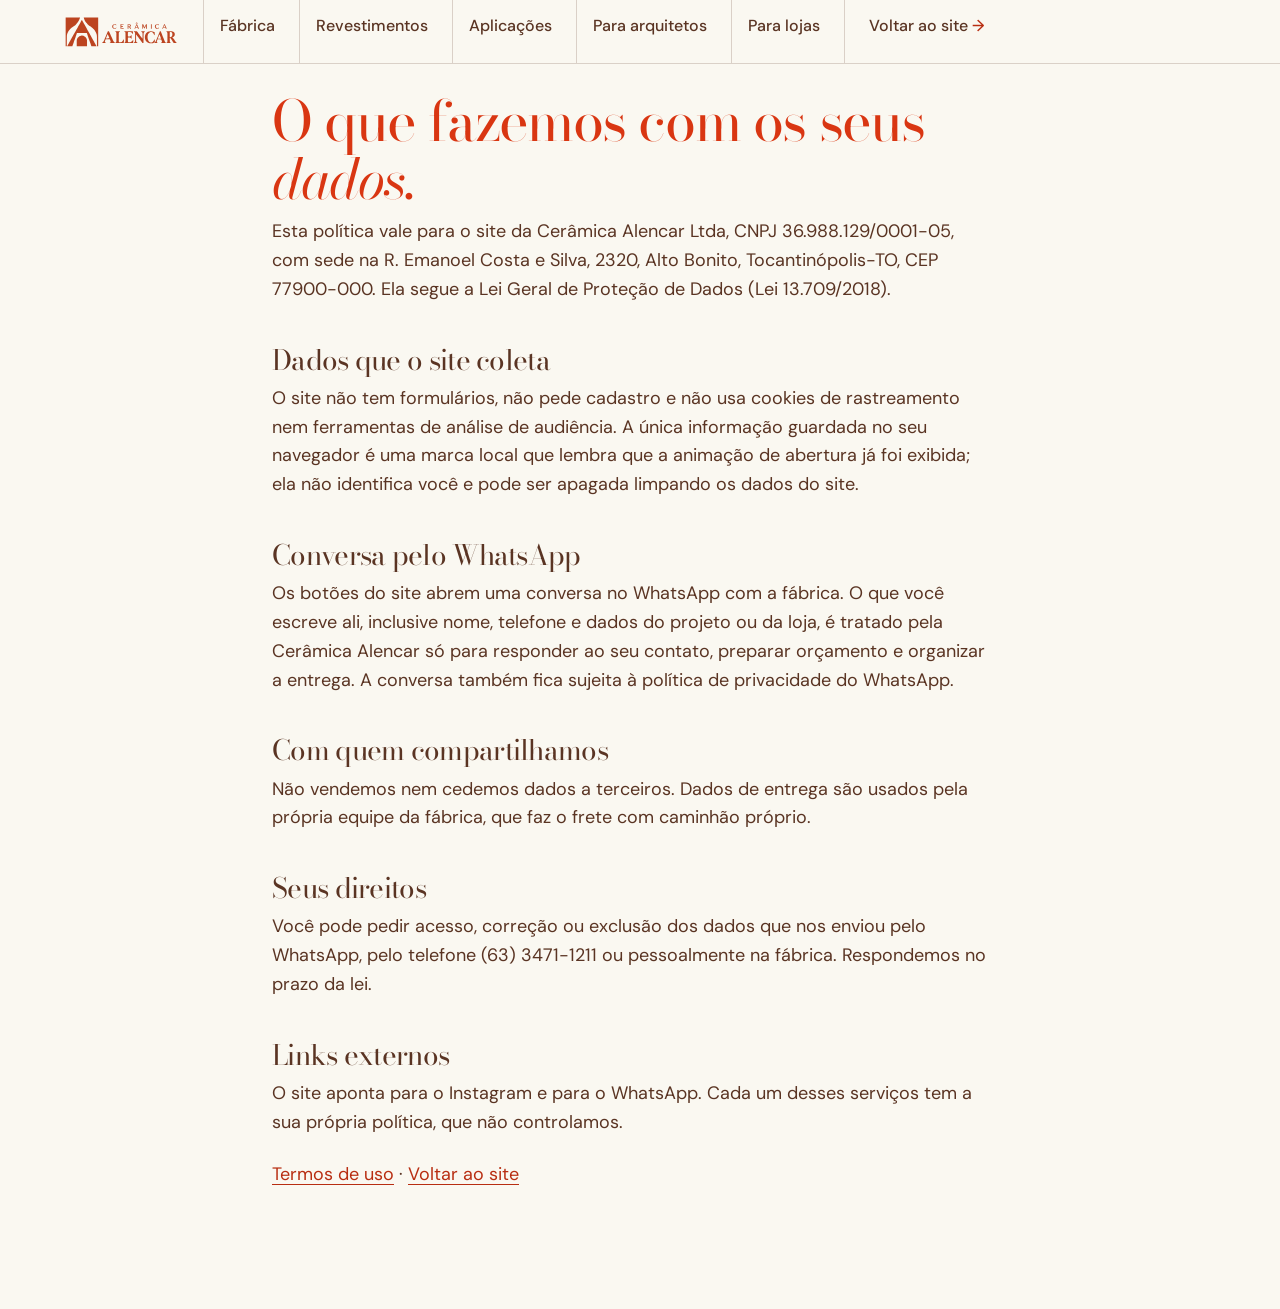
<file: privacidade.html>
<!doctype html>
<html lang="pt-BR">
<head>
  <meta charset="utf-8">
  <meta name="viewport" content="width=device-width, initial-scale=1">
  <title>Política de privacidade · Cerâmicas Alencar</title>
  <meta name="description" content="Como o site da Cerâmicas Alencar trata os dados de quem o visita e de quem fala com a fábrica pelo WhatsApp.">
  <meta name="robots" content="noindex">
  <link rel="icon" href="assets/logo/favicon.svg" type="image/svg+xml">
  <link rel="icon" href="assets/logo/favicon.ico" sizes="48x48">
  <link rel="preconnect" href="https://fonts.googleapis.com">
  <link rel="preconnect" href="https://fonts.gstatic.com" crossorigin>
  <link rel="stylesheet" href="https://fonts.googleapis.com/css2?family=Bodoni+Moda:ital,opsz,wght@0,6..96,400;1,6..96,400&family=DM+Sans:wght@400;500;600&display=swap">
  <link rel="stylesheet" href="styles.css">
  <style>
    .legal-pagina { padding: 48px var(--gutter) 96px; max-width: 72ch; margin: 0 auto; }
    .legal-pagina h1 { font: 400 clamp(36px, 5vw, 56px)/1.05 var(--font-display); color: var(--brand); margin: 0 0 8px; }
    .legal-pagina h1 em { font-style: italic; }
    .legal-pagina h2 { font: 400 28px/1.15 var(--font-display); color: var(--ink); margin: 40px 0 8px; }
    .legal-pagina p, .legal-pagina li { max-width: 60ch; }
    .legal-pagina .rotulo { margin-bottom: 24px; }
    .legal-pagina a { color: var(--action); }
  </style>
</head>
<body>
  <a class="pular" href="#conteudo">Ir para o conteúdo</a>
  <header class="topo" id="topo">
    <div class="grade topo__linha">
      <a class="celula topo__logo" href="index.html" aria-label="Cerâmicas Alencar, início">
        <img src="assets/logo/alencar-horizontal-terracota-transparente.svg" alt="Cerâmica Alencar" width="1200" height="340">
      </a>
      <nav class="topo__nav" aria-label="Principal">
        <a class="celula rotulo" href="index.html#fabrica">Fábrica</a>
        <a class="celula rotulo" href="index.html#revestimentos">Revestimentos</a>
        <a class="celula rotulo" href="index.html#aplicacoes">Aplicações</a>
        <a class="celula rotulo" href="index.html#arquitetos">Para arquitetos</a>
        <a class="celula rotulo" href="index.html#lojas">Para lojas</a>
      </nav>
      <a class="celula topo__cta" href="index.html#contato">Voltar ao site<span class="seta" aria-hidden="true"> →</span></a>
    </div>
  </header>
  <main id="conteudo" class="legal-pagina">
    <p class="rotulo">Política de privacidade · atualizada em 21 de outubro de 2026</p>
    <h1>O que fazemos com os seus <em>dados.</em></h1>
    <p>Esta política vale para o site da Cerâmica Alencar Ltda, CNPJ 36.988.129/0001-05, com sede na R. Emanoel Costa e Silva, 2320, Alto Bonito, Tocantinópolis-TO, CEP 77900-000. Ela segue a Lei Geral de Proteção de Dados (Lei 13.709/2018).</p>
    <h2>Dados que o site coleta</h2>
    <p>O site não tem formulários, não pede cadastro e não usa cookies de rastreamento nem ferramentas de análise de audiência. A única informação guardada no seu navegador é uma marca local que lembra que a animação de abertura já foi exibida; ela não identifica você e pode ser apagada limpando os dados do site.</p>
    <h2>Conversa pelo WhatsApp</h2>
    <p>Os botões do site abrem uma conversa no WhatsApp com a fábrica. O que você escreve ali, inclusive nome, telefone e dados do projeto ou da loja, é tratado pela Cerâmica Alencar só para responder ao seu contato, preparar orçamento e organizar a entrega. A conversa também fica sujeita à política de privacidade do WhatsApp.</p>
    <h2>Com quem compartilhamos</h2>
    <p>Não vendemos nem cedemos dados a terceiros. Dados de entrega são usados pela própria equipe da fábrica, que faz o frete com caminhão próprio.</p>
    <h2>Seus direitos</h2>
    <p>Você pode pedir acesso, correção ou exclusão dos dados que nos enviou pelo WhatsApp, pelo telefone (63) 3471-1211 ou pessoalmente na fábrica. Respondemos no prazo da lei.</p>
    <h2>Links externos</h2>
    <p>O site aponta para o Instagram e para o WhatsApp. Cada um desses serviços tem a sua própria política, que não controlamos.</p>
    <p><a href="termos.html">Termos de uso</a> · <a href="index.html">Voltar ao site</a></p>
  </main>
</body>
</html>
</file>
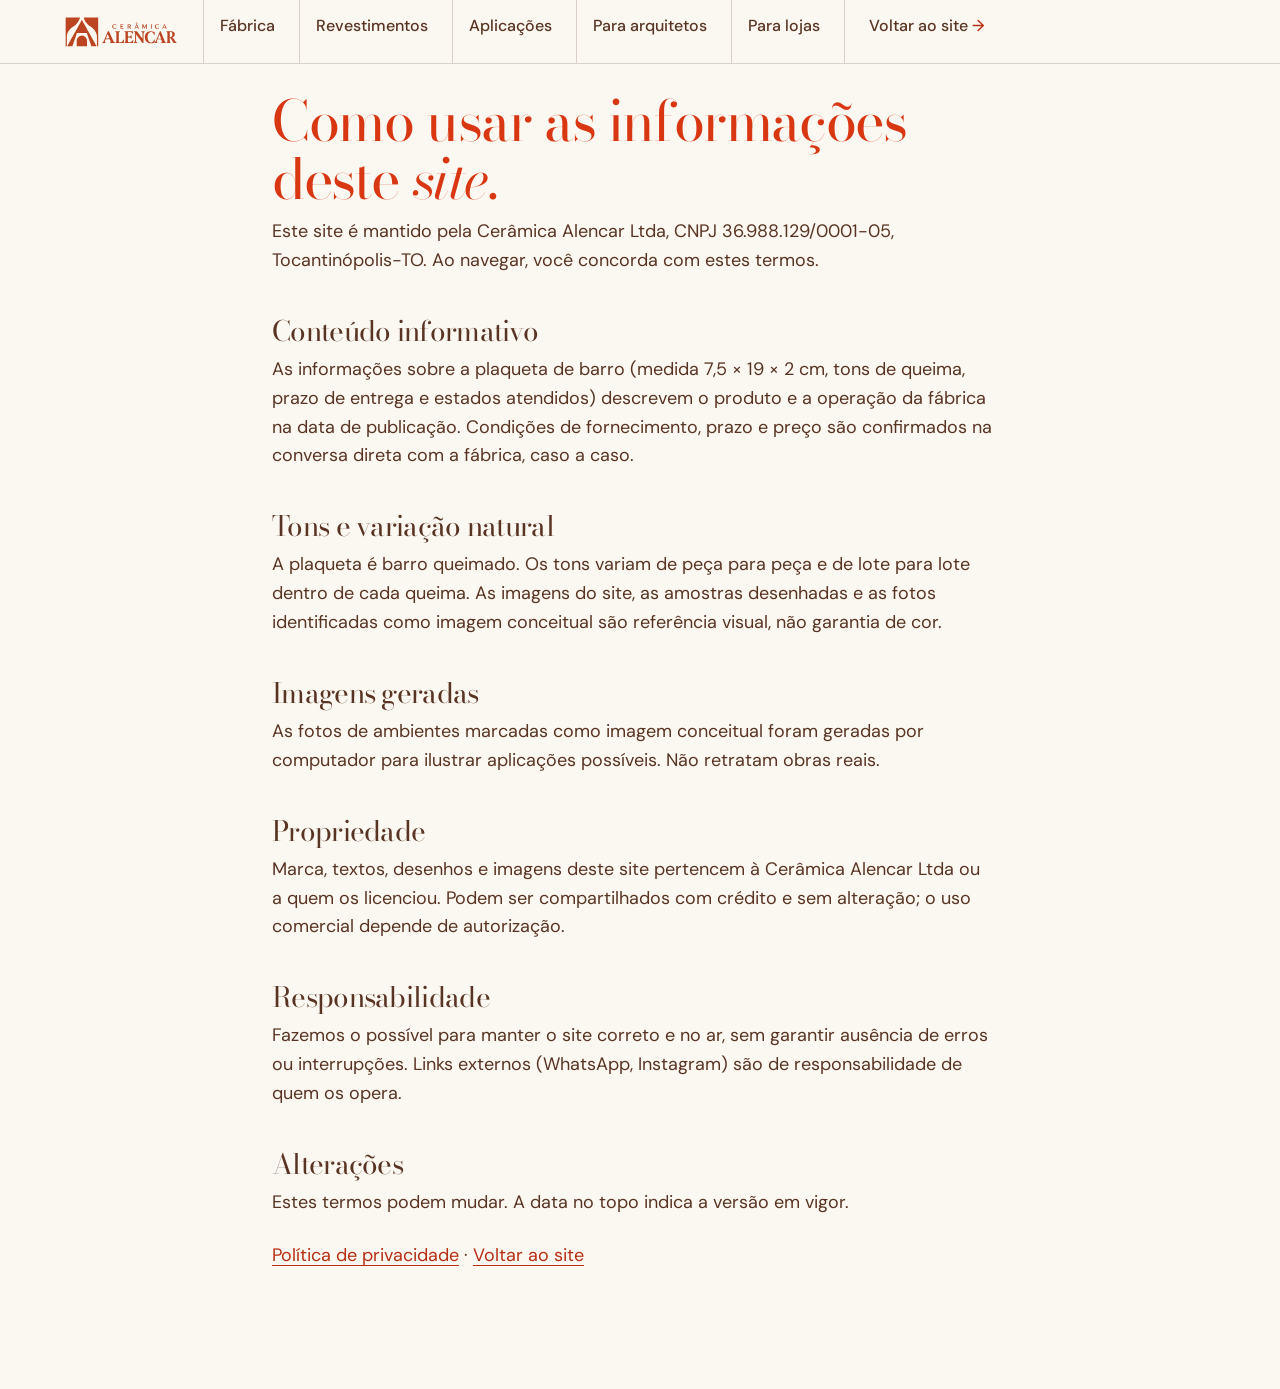
<file: termos.html>
<!doctype html>
<html lang="pt-BR">
<head>
  <meta charset="utf-8">
  <meta name="viewport" content="width=device-width, initial-scale=1">
  <title>Termos de uso · Cerâmicas Alencar</title>
  <meta name="description" content="Condições de uso do site da Cerâmicas Alencar e das informações sobre a plaqueta de barro.">
  <meta name="robots" content="noindex">
  <link rel="icon" href="assets/logo/favicon.svg" type="image/svg+xml">
  <link rel="icon" href="assets/logo/favicon.ico" sizes="48x48">
  <link rel="preconnect" href="https://fonts.googleapis.com">
  <link rel="preconnect" href="https://fonts.gstatic.com" crossorigin>
  <link rel="stylesheet" href="https://fonts.googleapis.com/css2?family=Bodoni+Moda:ital,opsz,wght@0,6..96,400;1,6..96,400&family=DM+Sans:wght@400;500;600&display=swap">
  <link rel="stylesheet" href="styles.css">
  <style>
    .legal-pagina { padding: 48px var(--gutter) 96px; max-width: 72ch; margin: 0 auto; }
    .legal-pagina h1 { font: 400 clamp(36px, 5vw, 56px)/1.05 var(--font-display); color: var(--brand); margin: 0 0 8px; }
    .legal-pagina h1 em { font-style: italic; }
    .legal-pagina h2 { font: 400 28px/1.15 var(--font-display); color: var(--ink); margin: 40px 0 8px; }
    .legal-pagina p, .legal-pagina li { max-width: 60ch; }
    .legal-pagina .rotulo { margin-bottom: 24px; }
    .legal-pagina a { color: var(--action); }
  </style>
</head>
<body>
  <a class="pular" href="#conteudo">Ir para o conteúdo</a>
  <header class="topo" id="topo">
    <div class="grade topo__linha">
      <a class="celula topo__logo" href="index.html" aria-label="Cerâmicas Alencar, início">
        <img src="assets/logo/alencar-horizontal-terracota-transparente.svg" alt="Cerâmica Alencar" width="1200" height="340">
      </a>
      <nav class="topo__nav" aria-label="Principal">
        <a class="celula rotulo" href="index.html#fabrica">Fábrica</a>
        <a class="celula rotulo" href="index.html#revestimentos">Revestimentos</a>
        <a class="celula rotulo" href="index.html#aplicacoes">Aplicações</a>
        <a class="celula rotulo" href="index.html#arquitetos">Para arquitetos</a>
        <a class="celula rotulo" href="index.html#lojas">Para lojas</a>
      </nav>
      <a class="celula topo__cta" href="index.html#contato">Voltar ao site<span class="seta" aria-hidden="true"> →</span></a>
    </div>
  </header>
  <main id="conteudo" class="legal-pagina">
    <p class="rotulo">Termos de uso · atualizados em 21 de outubro de 2026</p>
    <h1>Como usar as informações deste <em>site.</em></h1>
    <p>Este site é mantido pela Cerâmica Alencar Ltda, CNPJ 36.988.129/0001-05, Tocantinópolis-TO. Ao navegar, você concorda com estes termos.</p>
    <h2>Conteúdo informativo</h2>
    <p>As informações sobre a plaqueta de barro (medida 7,5 × 19 × 2 cm, tons de queima, prazo de entrega e estados atendidos) descrevem o produto e a operação da fábrica na data de publicação. Condições de fornecimento, prazo e preço são confirmados na conversa direta com a fábrica, caso a caso.</p>
    <h2>Tons e variação natural</h2>
    <p>A plaqueta é barro queimado. Os tons variam de peça para peça e de lote para lote dentro de cada queima. As imagens do site, as amostras desenhadas e as fotos identificadas como imagem conceitual são referência visual, não garantia de cor.</p>
    <h2>Imagens geradas</h2>
    <p>As fotos de ambientes marcadas como imagem conceitual foram geradas por computador para ilustrar aplicações possíveis. Não retratam obras reais.</p>
    <h2>Propriedade</h2>
    <p>Marca, textos, desenhos e imagens deste site pertencem à Cerâmica Alencar Ltda ou a quem os licenciou. Podem ser compartilhados com crédito e sem alteração; o uso comercial depende de autorização.</p>
    <h2>Responsabilidade</h2>
    <p>Fazemos o possível para manter o site correto e no ar, sem garantir ausência de erros ou interrupções. Links externos (WhatsApp, Instagram) são de responsabilidade de quem os opera.</p>
    <h2>Alterações</h2>
    <p>Estes termos podem mudar. A data no topo indica a versão em vigor.</p>
    <p><a href="privacidade.html">Política de privacidade</a> · <a href="index.html">Voltar ao site</a></p>
  </main>
</body>
</html>
</file>
<file: styles.css>
:root {
  --background: #FAF8F1;
  --surface: #F0E8DA;
  --brand: #D93612;
  --action: #B82E12;
  --ink: #5A3423;
  --clay: #B65E3C;
  --sun: #E7B43D;
  --line: rgba(90, 52, 35, .2);

  --font-display: 'Bodoni Moda', Didot, serif;
  --font-text: 'DM Sans', system-ui, sans-serif;

  --s-1: 8px;
  --s-2: 16px;
  --s-3: 24px;
  --s-4: 32px;
  --s-6: 48px;
  --s-8: 64px;
  --s-12: 96px;
  --s-16: 128px;

  --gutter: 24px;
  --section: 96px; /* respiro entre seções (dono, 2026-10-21): 96 / 144 / 176 */
  --header: 64px;
  --t: 200ms;

  --h1: clamp(42px, 11vw, 48px);
  --h2: clamp(34px, 8vw, 40px);
  --h3: clamp(26px, 6vw, 30px);
}

@media (min-width: 768px) {
  :root { --gutter: 48px; --section: 144px; --h2: clamp(48px, 5vw, 56px); --h3: 28px; }
}
@media (min-width: 960px) {
  :root { --h1: clamp(56px, 5vw, 72px); --h2: clamp(48px, 4.4vw, 64px); --h3: clamp(28px, 2.4vw, 36px); }
}
@media (min-width: 1280px) {
  :root { --gutter: 64px; --section: 176px; }
}

*, *::before, *::after { box-sizing: border-box; }
html { scroll-behavior: smooth; scroll-padding-top: var(--header); }
body {
  margin: 0;
  background: var(--background);
  color: var(--ink);
  font: 400 16px/1.6 var(--font-text); /* corpo: 16 px no celular, 18 px a partir de 1024 (escala do designer) */
  overflow-x: hidden;
}
@media (min-width: 1024px) { body { font-size: 18px; } }
img, svg { display: block; max-width: 100%; }
figure, address { margin: 0; font-style: normal; }
ul { list-style: none; margin: 0; padding: 0; }
p { margin: 0 0 var(--s-3); max-width: 60ch; }
a { color: var(--action); text-underline-offset: 4px; transition: color var(--t); }
:focus-visible{outline:2px solid var(--action);outline-offset:4px}

h1, h2, h3 {
  margin: 0 0 var(--s-3);
  font: 400 var(--h2)/1.05 var(--font-display);
  letter-spacing: -.025em;
  color: var(--brand);
}
h1 { font-size: var(--h1); line-height: 1; }
h3 { font-size: var(--h3); line-height: 1.15; }
h1 em, h2 em, h3 em { font-style: italic; }

.container { max-width: 1280px; margin-inline: auto; padding-inline: var(--gutter); }
.section { position: relative; padding-top: var(--section); }
/* título só para leitores de tela (a seção de parceiros mostra um título por célula) */
.so-leitor { position: absolute; width: 1px; height: 1px; margin: -1px; overflow: hidden; clip-path: inset(50%); white-space: nowrap; }
.lead { font-size: 18px; margin-bottom: var(--s-6); }

.pular {
  position: absolute; left: var(--s-2); top: -100px; z-index: 100;
  padding: var(--s-1) var(--s-2); background: var(--action); color: var(--background);
}
.pular:focus { top: var(--s-2); }

/* botões e links */
.btn {
  display: inline-flex; align-items: center; justify-content: center;
  min-height: 48px; padding: 0 var(--s-3);
  border: 0; border-radius: 2px;
  background: var(--action); color: var(--background);
  font: 600 16px/1 var(--font-text); text-decoration: none; cursor: pointer;
  transition: background-color var(--t), color var(--t);
}
.btn:hover { background: var(--ink); }
.btn--grande { min-height: 64px; padding: 0 var(--s-6); font-size: 18px; }
/* botão de contorno em tinta (secundário): não conta como acento; "Quero revender" em parceiros e o WhatsApp flutuante */
.btn--contorno { background: var(--background); color: var(--ink); box-shadow: inset 0 0 0 1px var(--ink); }
.btn--contorno:hover { background: var(--surface); }
.link { display: inline-flex; align-items: center; min-height: 44px; font: 500 16px/1.2 var(--font-text); }
.acoes { display: flex; flex-wrap: wrap; align-items: center; gap: var(--s-3); }

/* grade de células (peça 1; reutilizável nas próximas peças)
   .grade   linha de células que vai de borda a borda da tela, fechada por um fio de 1 px embaixo
   .celula  célula da grade: fio de 1 px à esquerda (a primeira de cada linha não tem), respiro de 24 px
   .rotulo  rótulo DM Sans 500, 14 px, caixa alta, tracking 0.08em, cor ink; .rotulo--par empurra o 2º <span> para a direita */
.grade { display: grid; border-bottom: 1px solid var(--line); }
.celula { min-width: 0; padding: var(--s-3); border-left: 1px solid var(--line); }
.grade > .celula:first-child { border-left: 0; padding-left: var(--gutter); }
.rotulo {
  margin: 0; max-width: none;
  font: 500 14px/1.4 var(--font-text); letter-spacing: .08em; text-transform: uppercase; color: var(--ink); text-decoration: none;
}
.rotulo--par { display: flex; justify-content: space-between; align-items: baseline; gap: var(--s-2); }

/* cabeçalho fixo: logo | links, um por célula | CTA */
.topo {
  position: fixed; inset: 0 0 auto; z-index: 50;
  background: var(--background);
}
.topo__linha { grid-template-columns: minmax(0, 1fr) auto; height: var(--header); transition: height var(--t); }
.topo.is-compact .topo__linha { height: 64px; }
.topo__logo { display: flex; align-items: center; padding-block: 0; }
.topo__logo img { height: 40px; width: auto; transition: height var(--t); }
.topo.is-compact .topo__logo img { height: 32px; }
.topo__nav { display: none; }
.topo__nav a { display: flex; align-items: flex-start; padding: var(--s-2) var(--s-3) 0 var(--s-2); font-size: 16px; line-height: 1.2; letter-spacing: 0; text-transform: none; } /* nav = 16 px, como o corpo */
.topo__nav a:hover, .topo__nav a:focus-visible { background: var(--surface); }
/* CTA do topo em tinta, texto exato em caixa de frase; só a seta leva o acento (o marcador da dobra; o fundo vermelho é só do botão).
   Some abaixo de 768 px: o botão do hero vem logo abaixo e o WhatsApp flutuante cobre o resto. */
.topo__cta { display: none; padding: var(--s-2) var(--s-3); font: 500 16px/1.2 var(--font-text); color: var(--ink); text-decoration: none; }
.topo__cta .seta { white-space: pre; color: var(--action); }
.topo__cta:hover { background: var(--surface); }
@media (min-width: 768px) {
  .topo__linha { grid-template-columns: minmax(0, 1fr) auto; }
  .topo__cta { display: flex; align-items: flex-start; }
}
@media (min-width: 1200px) {
  .topo__linha { grid-template-columns: minmax(0, 1fr) auto var(--col-acao); }
  .topo__nav { display: grid; grid-auto-flow: column; }
}
main { padding-top: var(--header); }

/* hero: moldura da casa sozinha em cima; título | texto | CTA embaixo; faixa de rótulos numerados */
.hero { padding-top: 0; }
.hero__grade { grid-template-columns: minmax(0, 1fr); }
.hero__moldura { position: relative; display: flex; flex-direction: column; align-items: center; justify-content: center; padding: var(--s-8) var(--s-3) var(--s-4); border-bottom: 1px solid var(--line); }
.hero__legenda { position: absolute; top: var(--s-4); left: var(--gutter); right: var(--gutter); } /* abaixo das marcas "+" */
.hero__casa { aspect-ratio: 900 / 325; width: 100%; }
/* marcas "+" nos quatro cantos da moldura da figura, em tinta, 16 px para dentro */
.hero__moldura {
  --mais: linear-gradient(var(--ink), var(--ink));
  background:
    var(--mais) left 11px top 16px / 11px 1px no-repeat, var(--mais) left 16px top 11px / 1px 11px no-repeat,
    var(--mais) right 11px top 16px / 11px 1px no-repeat, var(--mais) right 16px top 11px / 1px 11px no-repeat,
    var(--mais) left 11px bottom 16px / 11px 1px no-repeat, var(--mais) left 16px bottom 11px / 1px 11px no-repeat,
    var(--mais) right 11px bottom 16px / 11px 1px no-repeat, var(--mais) right 16px bottom 11px / 1px 11px no-repeat;
}
.hero__titulo, .hero__produto, .hero__acao { border-left: 0; padding-left: var(--gutter); }
.hero__titulo h1 { margin: 0; max-width: 9.5em; font-size: var(--h1); line-height: 1.04; }
.hero__copy { margin: 0; max-width: 300px; text-wrap: pretty; }
.hero__produto, .hero__acao { border-top: 1px solid var(--line); }
/* três tons lado a lado: retângulos na proporção 7:24 da plaqueta, cores das plaquetas da casa */
.tons-mini { display: grid; grid-template-columns: repeat(3, minmax(0, 112px)); gap: var(--s-1); margin: 12px 0 var(--s-2); }
.tons-mini li { display: grid; align-content: start; gap: var(--s-1); }
/* cada tom é um pedaço de parede: duas fiadas de plaqueta 24:7 em amarração corrida, juntas de 1 px na cor do fundo */
.tom-mini {
  --j: var(--background);
  display: block; width: 100%; aspect-ratio: 24 / 7; background-color: var(--tom);
  background-image:
    linear-gradient(var(--j), var(--j)), linear-gradient(var(--j), var(--j)),
    linear-gradient(var(--j), var(--j)), linear-gradient(var(--j), var(--j));
  background-repeat: no-repeat;
  background-size: 100% 1px, 1px 50%, 1px 50%, 1px 50%;
  background-position: 0 50%, 50% 0, 25% 100%, 75% 100%;
}
.tom-mini--lisa { --tom: var(--clay); }
.tom-mini--queimada { --tom: #8E4529; }
.tom-mini--rustica { --tom: #C9896A; }
.hero__acao { padding-bottom: var(--s-4); }
@media (min-width: 768px) {
  .hero__grade { grid-template-columns: minmax(0, 1fr) minmax(0, 1fr); }
  .hero__moldura, .hero__titulo { grid-column: 1 / -1; }
  .hero__acao { border-left: 1px solid var(--line); padding-left: var(--s-3); }
  .hero__casa { width: min(100%, calc((100svh - var(--header) - 320px) * 900 / 325)); }
}
@media (min-width: 1200px) {
  :root { --col-acao: 436px; --banda: 228px; --faixa: 47px; } /* banda com corpo de 18 px */
  /* a dobra inteira (900 px em 1440): cabeçalho 64 + moldura ≥ 585 (65 %) + banda do título 205 + faixa 46 */
  .hero__grade { grid-template-columns: minmax(0, 1fr) 348px var(--col-acao); grid-template-rows: minmax(0, 1fr) var(--banda); height: calc(100svh - var(--header) - var(--faixa)); min-height: 640px; }
  .hero__moldura { padding-block: var(--s-2); }
  .hero__legenda { top: var(--s-2); }
  .hero__titulo { grid-column: auto; padding-block: var(--s-3); padding-right: var(--s-2); }
  .tons-mini { margin-top: var(--s-1); }
  .hero__titulo h1 { max-width: none; }
  .hero__produto, .hero__acao { border-top: 0; border-left: 1px solid var(--line); padding: var(--s-2) var(--s-3); }
  .hero__acao { padding-block: 12px; } /* só o botão na banda de 205 px */
  /* a casa centra na moldura com folga igual em cima e embaixo; a largura manda (desenho ≈ 2,9 : 1) */
  .hero__casa { width: min(90%, calc((100svh - var(--header) - var(--faixa) - var(--banda) - 2 * var(--s-8)) * 900 / 325)); }
}
#casa svg { width: 100%; height: auto; }
/* vidro em neutro quente (só a plaqueta tem cor) */
/* placa de chão na mesma projeção: areia (família --surface), silhueta em tinta; sombra em tinta a 4 % com hachura por cima */
#casa .mat-chao { --anatomy-top: #F0E8DA; --anatomy-face: #E8DECC; --anatomy-shade-0: #E4DAC8; --anatomy-shade-1: #E8DECC; --anatomy-shade-2: #EBE2D2; --anatomy-shade-3: #EDE4D4; }
#casa .sombra { fill: var(--ink); fill-opacity: .04; stroke: none; }
/* desenho técnico em três pesos de linha: silhueta 2 px, arestas das peças 1 px, fiadas e juntas 0,5 px */
#casa .iso-edge { stroke: rgba(90, 52, 35, .75); stroke-width: 1px; }
#casa :is(.fileira, [data-parte="jardim"]) :is(.iso-edge, .iso-line[data-tone="faint"]) { stroke: rgba(90, 52, 35, .45); stroke-width: .5px; }
#casa :is(.silhueta, [data-parte="cobertura"] > .mat-cobertura > .iso-edge) { stroke: #5A3423; stroke-width: 2px; }
/* hachura de sombra a 45°: chão e vidro a 35 %, face curta de plaqueta a 45 %, testeira a 25 % */
#casa .hachura { stroke: rgba(90, 52, 35, .35); stroke-width: .5px; }
#casa .fileira ~ .estrutura .hachura { stroke: rgba(90, 52, 35, .45); }
#casa .estrutura .hachura.hachura--leve { stroke: rgba(90, 52, 35, .25); }
#casa .vidro .hachura { stroke: rgba(90, 52, 35, .35); }
/* vidro em dois tons: o alto de cada folha mais claro (céu), sem traço de reflexo */
#casa .vidro-alto { fill: #FBF6EC; fill-opacity: .45; stroke: none; }
/* tom de queima por plaqueta (sorteio sem correlação): base, um pouco mais claro, um pouco mais escuro */
#casa .tom-0 { fill: #B65E3C; } #casa .tom-1 { fill: #BF6A47; } #casa .tom-2 { fill: #A85538; }
/* sombras projetadas na fachada: caixilhos, vergas e peitoris a 14 %; o beiral desce como véu de 16 % com hachura a 50 % (sobre o barro escuro, 35 % some) */
#casa .sombra-face { fill: var(--ink); fill-opacity: .14; stroke: none; }
#casa .sombra-beiral { fill: var(--ink); fill-opacity: .16; stroke: none; }
#casa .estrutura .hachura.hachura--beiral { stroke: rgba(90, 52, 35, .5); }
#casa .mat-vidro { --anatomy-top: #F3ECDF; --anatomy-shade-0: #DDD2C0; --anatomy-shade-1: #E4DAC8; --anatomy-shade-2: #EDE4D4; --anatomy-shade-3: #F0E8DA; --anatomy-face: #EDE4D4; opacity: .7; }
/* até a construção começar, as partes da casa ficam ocultas (o JS revela uma a uma) */
#casa:not(.is-ready) :is(.fileira, .movel, .estrutura, .vidro, #plaqueta-solta) { opacity: 0; }
.faixa { grid-template-columns: repeat(2, minmax(0, 1fr)); }
.faixa > .celula { display: flex; gap: 12px; padding-block: 13px; }
.faixa > .celula:nth-child(odd) { border-left: 0; padding-left: var(--gutter); }
.faixa > .celula:nth-child(n+3) { border-top: 1px solid var(--line); }
@media (min-width: 1200px) {
  .faixa { grid-template-columns: repeat(5, minmax(0, 1fr)) max-content; }
  .faixa > .celula:nth-child(odd) { border-left: 1px solid var(--line); padding-left: var(--s-3); }
  .faixa > .celula:first-child { border-left: 0; padding-left: var(--gutter); }
  .faixa > .celula:nth-child(n+3) { border-top: 0; }
}

/* placeholders de imagem */
.ph {
  display: flex; align-items: center; justify-content: center;
  width: 100%; aspect-ratio: 4 / 3; padding: var(--s-2);
  background: var(--surface); color: var(--ink);
  font: 500 14px/1.4 var(--font-text); letter-spacing: .08em; text-transform: uppercase; text-align: center;
}
.foto img, .foto video { display: block; width: 100%; height: auto; aspect-ratio: 4 / 3; object-fit: cover; }
figcaption, .ficha { margin-top: var(--s-1); font: 400 14px/1.5 var(--font-text); color: var(--ink); }

/* recolore sólidos do kit Anatomy via variáveis CSS */
.mat-plaqueta { --anatomy-shade-0: #8E4529; --anatomy-shade-1: #A85D3A; --anatomy-shade-2: #B65E3C; --anatomy-shade-3: #C9896A; --anatomy-top: #C9896A; --anatomy-face: #B65E3C; }
.mat-cobertura { --anatomy-top: #E8DCC6; --anatomy-shade-0: #B9AA92; --anatomy-shade-1: #C9BBA6; --anatomy-shade-2: #D8CCB8; --anatomy-shade-3: #E0D5C1; --anatomy-face: #D8CCB8; }
.mat-vidro { --anatomy-top: #DCE7EC; --anatomy-shade-0: #B9CBD3; --anatomy-shade-1: #C6D6DD; --anatomy-shade-2: #D3E0E6; --anatomy-shade-3: #DCE7EC; --anatomy-face: #D3E0E6; opacity: .55; }
.mat-escuro { --anatomy-top: #6B4330; --anatomy-shade-0: #3F2418; --anatomy-shade-1: #4A2B1D; --anatomy-shade-2: #5A3423; --anatomy-shade-3: #6B4330; --anatomy-face: #5A3423; }
.mat-madeira { --anatomy-top: #C08A5B; --anatomy-shade-0: #7E5232; --anatomy-shade-1: #8E5E3A; --anatomy-shade-2: #A06C45; --anatomy-shade-3: #B27B50; --anatomy-face: #A06C45; }
.mat-tecido { --anatomy-top: #D9CDB8; --anatomy-shade-0: #B9AA92; --anatomy-shade-1: #BFB097; --anatomy-shade-2: #C4B59C; --anatomy-shade-3: #CEC1AA; --anatomy-face: #C4B59C; }
.mat-tapete { --anatomy-top: #EFE6D6; --anatomy-shade-0: #CFC2AC; --anatomy-shade-1: #D9CDB8; --anatomy-shade-2: #E3D8C5; --anatomy-shade-3: #EADFCD; --anatomy-face: #E3D8C5; }
/* cabine, chassi, defletor, tanque e para-choques: o neutro da laje e do deck da casa; a sombra é hachura, não preenchimento escuro */
.mat-cabine { --anatomy-top: #F0E8DA; --anatomy-shade-0: #C9BBA6; --anatomy-shade-1: #D8CCB8; --anatomy-shade-2: #E0D5C1; --anatomy-shade-3: #E8DCC6; --anatomy-face: #E8DCC6; }
.mat-mapa { --anatomy-top: #F0E8DA; --anatomy-shade-0: #D8CCB8; --anatomy-shade-1: #E0D5C1; --anatomy-shade-2: #E8DCC6; --anatomy-shade-3: #EDE4D4; --anatomy-face: #F0E8DA; }
.iso-dots[data-tone="red"] circle { fill: var(--anatomy-red); opacity: 1; }
#rota-principal { stroke-width: 2.4; }
/* rótulos do mapa: o mesmo rótulo da página (DM Sans 500, caixa alta, 0.08em), sem placa: só um halo cor de papel de ~4 px */
.rotulo-mapa { font: 500 15px var(--font-text); fill: var(--anatomy-hi); text-transform: uppercase; letter-spacing: .08em; paint-order: stroke; stroke: var(--background); stroke-linejoin: round; }
/* corpo dos rótulos do mapa em unidades do viewBox; main.js põe --u = 14 / escala do svg (14 px na tela) */
#caminhao { --u: 18; }
.rotulo-mapa { font-size: calc(var(--u) * 1px); stroke-width: calc(var(--u) * .3px); }
/* no celular o mapa tem ~360 px e os rótulos de 14 px não cabem todos: saem o nome do estado (encosta em Palmas) e
   Tocantinópolis (à esquerda sai da tela, à direita fica sob o caminhão); a legenda da figura nomeia a cidade */
/* .fabrica .fabrica__norte: vence o display: flex da regra da célula, declarada mais abaixo */
@media (max-width: 767px) { .rotulo-mapa--largo { display: none; } }
@media (min-width: 768px) { .rotulo-mapa--estreito { display: none; } }
/* caminhão e mapa: o mesmo acabamento da casa. Silhueta 2 px (laje do mapa; no caminhão, a base em tinta de 4 px
   por baixo das peças deixa 2 px de borda), arestas 1 px, juntas e hachura 0,5 px; sombra projetada pelo mesmo sol */
#caminhao .iso-edge { stroke: rgba(90, 52, 35, .75); stroke-width: 1px; }
#caminhao .silhueta-mapa > .iso-edge { stroke: #5A3423; stroke-width: 1px; } /* placa fina: contorno de 1 px; a silhueta de 2 px é só do caminhão */
#caminhao .hachura--borda { stroke: rgba(90, 52, 35, .45); }
#caminhao .silhueta-fundo { fill: #5A3423; stroke: #5A3423; stroke-width: 4px; stroke-linejoin: round; }
#caminhao .junta { stroke: rgba(90, 52, 35, .45); stroke-width: .5px; }
#caminhao .sombra { fill: var(--ink); fill-opacity: .06; stroke: none; }
#caminhao .hachura { stroke: rgba(90, 52, 35, .35); stroke-width: .5px; }
#caminhao .mat-plaqueta .hachura { stroke: rgba(90, 52, 35, .45); }
/* terracota só no tijolo (carga, paredes da fábrica e chaminé), sem o tom mais escuro: a face de sombra fica no #A85D3A da casa */
#caminhao .mat-plaqueta { --anatomy-shade-0: #A85D3A; --anatomy-shade-1: #A85D3A; }
#caminhao .tom-claro { fill: #FBF6EC; fill-opacity: .14; }
#caminhao .tom-escuro { fill: #5A3423; fill-opacity: .16; }
#caminhao .vidro-alto { fill: #FBF6EC; fill-opacity: .45; stroke: none; }
#caminhao .mat-vidro { --anatomy-top: #F3ECDF; --anatomy-shade-0: #DDD2C0; --anatomy-shade-1: #E4DAC8; --anatomy-shade-2: #EDE4D4; --anatomy-shade-3: #F0E8DA; --anatomy-face: #EDE4D4; opacity: .85; }
#caminhao .mat-palete { --anatomy-top: #D8CCB8; --anatomy-shade-0: #B9AA92; --anatomy-shade-1: #BFB097; --anatomy-shade-2: #C4B59C; --anatomy-shade-3: #C9BBA6; --anatomy-face: #C4B59C; }
#caminhao .mat-farol { --anatomy-top: #FBF6EC; --anatomy-shade-0: #E8DCC6; --anatomy-shade-1: #EDE4D4; --anatomy-shade-2: #F0E8DA; --anatomy-shade-3: #F6F0E4; --anatomy-face: #F0E8DA; }
#caminhao .roda-banda { fill: #DDD2C0; }
#caminhao .hachura--pneu { stroke: rgba(90, 52, 35, .6); }
#caminhao .hachura--leve { stroke: rgba(90, 52, 35, .18); }
#caminhao .vizinho { fill: #F0E8DA; fill-opacity: .55; stroke: none; } /* chão dos estados vizinhos */
#caminhao .estrada { fill: #FBF6EC; stroke: none; }
#caminhao .estrada-borda { stroke: rgba(90, 52, 35, .55); stroke-width: 1px; }
#caminhao .estrada-vizinha .estrada { fill: #F6F0E4; }
#caminhao .estrada-vizinha .estrada-borda { stroke: rgba(90, 52, 35, .3); stroke-width: .5px; }
#caminhao .fab-telhado { fill: #E8DCC6; stroke: rgba(90, 52, 35, .75); stroke-width: 1px; stroke-linejoin: round; }
#caminhao .fab-empena { fill: #A85D3A; stroke: rgba(90, 52, 35, .75); stroke-width: 1px; stroke-linejoin: round; }
#caminhao .fab-vidro { fill: #D8CCB8; stroke: rgba(90, 52, 35, .75); stroke-width: 1px; stroke-linejoin: round; }
#caminhao .fab-vidro + .junta { stroke: rgba(90, 52, 35, .55); }
#caminhao .roda-face { fill: #E4DAC8; }
#caminhao .roda-aro { fill: #F6F0E4; }
.mat-folha { --anatomy-top: #6E9A63; --anatomy-shade-0: #3E6139; --anatomy-shade-1: #466C40; --anatomy-shade-2: #4F7A4A; --anatomy-shade-3: #5E8A57; --anatomy-face: #4F7A4A; }

/* fábrica: a mesma família do hero. Moldura da figura em largura total em cima (o mapa é o chão e passa da moldura,
   o svg corta com slice); banda título | texto | ação nas colunas do hero (1fr | 348 | 436); faixa de rótulos numerados embaixo, como a do hero */
.fabrica { padding-top: 0; }
.fabrica__grade { grid-template-columns: minmax(0, 1fr); }
.fabrica__moldura {
  position: relative; overflow: hidden; border-bottom: 1px solid var(--line);
  --mais: linear-gradient(var(--ink), var(--ink));
}
/* marcas "+" por cima do desenho, nos quatro cantos */
.fabrica__moldura::after {
  content: ""; position: absolute; inset: 0; pointer-events: none;
  background:
    var(--mais) left 11px top 16px / 11px 1px no-repeat, var(--mais) left 16px top 11px / 1px 11px no-repeat,
    var(--mais) right 11px top 16px / 11px 1px no-repeat, var(--mais) right 16px top 11px / 1px 11px no-repeat,
    var(--mais) left 11px bottom 16px / 11px 1px no-repeat, var(--mais) left 16px bottom 11px / 1px 11px no-repeat,
    var(--mais) right 11px bottom 16px / 11px 1px no-repeat, var(--mais) right 16px bottom 11px / 1px 11px no-repeat;
}
.fabrica__legenda { position: absolute; z-index: 1; top: 24px; left: 32px; right: 32px; }
.fabrica__legenda span { background: var(--background); padding: 2px 4px; margin: -2px -4px; }
/* norte no canto de baixo da célula; a seta gira com o mapa (main.js põe --norte, de CAMINHAO_META.norte) */
.fabrica__norte { position: absolute; z-index: 1; left: 32px; bottom: 28px; display: flex; align-items: center; gap: 8px; margin: 0; }
.fabrica__norte svg { display: block; transform: rotate(var(--norte, 0deg)); }
/* a moldura é a tela inteira abaixo do cabeçalho, em qualquer largura: durante o pin só o mapa aparece, e o caminhão
   desce a rota com a rolagem antes de a página seguir (pedido do dono em 2026-10-21) */
.fabrica__grade > .fabrica__moldura.celula { padding: 0; height: calc(100svh - var(--header)); } /* o desenho vai de fio a fio; a legenda fica sobre ele */
#caminhao { width: 100%; height: 100%; }
#caminhao svg { width: 100%; height: 100%; }
#caminhao svg { overflow: hidden; }
.fabrica__titulo, .fabrica__texto, .fabrica__acao { border-left: 0; padding-left: var(--gutter); }
.fabrica__titulo h2 { margin: 0; max-width: 10em; font-size: var(--h2); line-height: 1.04; text-wrap: balance; }
/* abaixo de 1200 o título vem sozinho depois da moldura de tela cheia: ocupa quase uma tela, centrado, com respiro
   entre o fim do mapa e a ficha "Frete próprio" (pedido do dono em 2026-10-21) */
@media (max-width: 1199px) { .fabrica__titulo { min-height: calc(88svh - var(--header)); display: grid; align-content: center; } }
.fabrica__texto, .fabrica__acao { display: grid; align-content: start; gap: 12px; border-top: 1px solid var(--line); }
.fabrica__copy { margin: 0; max-width: 300px; text-wrap: pretty; }
.fabrica__acao .btn { justify-self: start; }
/* abaixo de 1200 a faixa é 2 × 2: o número fica em cima e o texto ganha a largura da célula */
.fabrica__faixa > .celula { flex-direction: column; gap: 4px; }
@media (min-width: 768px) {
  .fabrica__grade { grid-template-columns: minmax(0, 1fr) minmax(0, 1fr); }
  .fabrica__moldura, .fabrica__titulo { grid-column: 1 / -1; }
  .fabrica__acao { border-left: 1px solid var(--line); padding-left: var(--s-3); }
}
@media (min-width: 1200px) {
  :root { --banda-fab: 254px; }
  /* 900 em 1440: cabeçalho 64 + moldura (≥ 55 %) + banda + faixa de rótulos 47: a faixa fecha a dobra */
  .fabrica__grade { grid-template-columns: minmax(0, 1fr) 348px var(--col-acao); grid-template-rows: auto var(--banda-fab); }
  .fabrica__moldura { grid-column: 1 / -1; }
  .fabrica__titulo { grid-column: auto; padding-block: var(--s-3); padding-right: var(--s-2); }
  .fabrica__titulo h2 { max-width: none; font-size: 56px; }
  .fabrica__texto, .fabrica__acao { border-top: 0; border-left: 1px solid var(--line); padding: var(--s-2) var(--s-3); }
  .fabrica__acao { padding: 12px var(--gutter) 12px var(--s-3); }
  .fabrica__faixa { grid-template-columns: repeat(4, minmax(0, 1fr)); }
  .fabrica__faixa > .celula { flex-direction: row; gap: 12px; }
}

/* marcas "+" nos quatro cantos de uma célula de figura (hero, materialidade), em tinta, 16 px para dentro */
.mat__moldura {
  --mais: linear-gradient(var(--ink), var(--ink));
  background:
    var(--mais) left 11px top 16px / 11px 1px no-repeat, var(--mais) left 16px top 11px / 1px 11px no-repeat,
    var(--mais) right 11px top 16px / 11px 1px no-repeat, var(--mais) right 16px top 11px / 1px 11px no-repeat,
    var(--mais) left 11px bottom 16px / 11px 1px no-repeat, var(--mais) left 16px bottom 11px / 1px 11px no-repeat,
    var(--mais) right 11px bottom 16px / 11px 1px no-repeat, var(--mais) right 16px bottom 11px / 1px 11px no-repeat;
}

/* materialidade: a mesma família do hero. Vídeo sozinho na célula de cima (canto reto, sem filtro), legenda e Fig. 03 em rótulo;
   banda título | 03.1 | 03.2 nas colunas do hero (1fr | 348 | 436) */
.materialidade, .revestimentos { padding-top: 0; }
.mat__grade { grid-template-columns: minmax(0, 1fr); }
.mat__moldura { display: grid; grid-template-rows: auto minmax(0, 1fr) auto; gap: 12px; padding: 40px var(--gutter) 40px; border-bottom: 1px solid var(--line); }
.mat__grade > .mat__moldura.celula { padding-left: var(--gutter); }
.mat__moldura .mat__legenda { margin: 0; }
.mat__moldura video { width: 100%; height: 100%; aspect-ratio: 16 / 10; object-fit: cover; border-radius: 0; }
.mat__moldura figcaption { margin: 0; }
.mat__titulo, .mat__texto { border-left: 0; padding-left: var(--gutter); }
.mat__titulo h2, .rev__titulo h2 { margin: 0; max-width: 10em; font-size: var(--h2); line-height: 1.04; text-wrap: balance; }
.mat__texto, .rev__texto { display: grid; align-content: start; gap: 12px; border-top: 1px solid var(--line); }
.mat__copy, .rev__lead, .rev__copy { margin: 0; max-width: 300px; text-wrap: pretty; }
@media (min-width: 768px) {
  .mat__grade { grid-template-columns: minmax(0, 1fr) minmax(0, 1fr); }
  .mat__moldura, .mat__titulo { grid-column: 1 / -1; }
  .mat__texto + .mat__texto { border-left: 1px solid var(--line); padding-left: var(--s-3); }
}
@media (min-width: 1200px) {
  /* 900 em 1440: cabeçalho 64 + moldura 608 (68 %) + banda 228 */
  .mat__grade { grid-template-columns: minmax(0, 1fr) 348px var(--col-acao); grid-template-rows: max(500px, calc(100svh - var(--header) - var(--banda) - 1px)) var(--banda); }
  .mat__moldura { grid-column: 1 / -1; padding-block: 48px 44px; }
  .mat__moldura .mat__legenda { position: absolute; top: var(--s-2); left: var(--gutter); right: var(--gutter); }
  .mat__moldura { position: relative; grid-template-rows: minmax(0, 1fr) auto; }
  .mat__moldura video { aspect-ratio: auto; }
  .mat__moldura figcaption { position: absolute; bottom: var(--s-2); left: var(--gutter); }
  .mat__titulo { grid-column: auto; padding-block: var(--s-3); padding-right: var(--s-2); }
  .mat__titulo h2, .rev__titulo h2 { max-width: none; font-size: 56px; }
  .mat__texto, .mat__texto + .mat__texto { border-top: 0; border-left: 1px solid var(--line); padding: var(--s-2) var(--s-3); }
  .mat__texto + .mat__texto { padding-right: var(--gutter); }
}

/* revestimentos: três paredes de amostra em células iguais (a parede enche a célula, de fio a fio), a célula "Sob medida"
   com o desenho cotado da peça e o botão; banda título | texto embaixo */
.rev__grade { grid-template-columns: minmax(0, 1fr); }
.rev__tom, .rev__medida { display: grid; grid-template-rows: auto minmax(0, 1fr) auto; gap: 12px; border-left: 0; padding-left: var(--gutter); padding-right: var(--gutter); border-bottom: 1px solid var(--line); }
.rev__grade > .rev__tom { padding-inline: 0; padding-bottom: 0; gap: 0; }
.rev__tom > .rotulo { padding: 0 var(--gutter) 12px; }
.rev__ficha { margin: 0; padding: 12px var(--gutter); border-top: 1px solid var(--line); }
.amostra { width: 100%; height: 100%; min-height: 200px; aspect-ratio: 16 / 9; overflow: hidden; background: var(--background); }
.amostra svg { display: block; width: 100%; height: 100%; }
/* foto da peça sobre o papel: o fundo branco da foto some em multiply, como a logo da agência no rodapé */
.amostra--foto img { display: block; width: 100%; height: 100%; object-fit: cover; }
.rev__medida { grid-template-rows: none; align-content: start; }
.rev__medida .btn { justify-self: start; align-self: end; }
.rev__cota { width: 100%; max-width: 340px; height: auto; margin: var(--s-3) 0 var(--s-2); overflow: visible; }
.cota__peca { fill: var(--surface); stroke: var(--ink); stroke-width: 1.5; }
.cota__hachura { fill: url(#hachura-cota); stroke: none; }
#hachura-cota path { stroke: rgba(90, 52, 35, .45); stroke-width: .75; }
.cota__linha { fill: none; stroke: rgba(90, 52, 35, .6); stroke-width: .75; }
.cota__seta { fill: var(--ink); }
.cota__texto { font: 500 14px var(--font-text); letter-spacing: .08em; text-transform: uppercase; fill: var(--ink); }
.rev__titulo, .rev__texto { border-left: 0; padding-left: var(--gutter); }
.rev__texto { border-bottom: 1px solid var(--line); }
.rev__grade > .rev__medida { border-bottom: 0; }
.rev__titulo { display: grid; align-content: start; gap: var(--s-2); }
@media (min-width: 768px) {
  .rev__grade { grid-template-columns: repeat(3, minmax(0, 1fr)); }
  .rev__tom + .rev__tom { border-left: 1px solid var(--line); }
  .rev__medida, .rev__titulo, .rev__texto { grid-column: 1 / -1; }
  .amostra { aspect-ratio: 3 / 4; }
}
@media (min-width: 1200px) {
  /* 900 em 1440: cabeçalho 64 + linha das paredes 608 + banda 228; a coluna "Sob medida" (436) atravessa as duas linhas */
  .rev__grade { grid-template-columns: repeat(3, minmax(0, 1fr)) var(--col-acao); grid-template-rows: max(480px, calc(100svh - var(--header) - var(--banda) - 1px)) var(--banda); }
  .amostra { aspect-ratio: auto; min-height: 0; }
  .rev__grade > .rev__tom { padding-top: var(--s-2); }
  .rev__texto + .rev__tom { border-left: 0; }
  .rev__tom > :is(.rotulo, .rev__ficha) { padding-inline: var(--s-3); }
  .rev__texto + .rev__tom > :is(.rotulo, .rev__ficha) { padding-left: var(--gutter); }
  .rev__medida { grid-template-rows: auto minmax(0, 1fr) auto auto auto; gap: 12px; }
  .rev__cota { align-self: center; margin: 0; }
  .rev__medida { grid-column: 4; grid-row: 1 / 3; border-left: 1px solid var(--line); border-bottom: 0; padding: var(--s-2) var(--gutter) var(--s-4) var(--s-3); }
  .rev__titulo { grid-column: 1 / 3; grid-row: 2; padding-block: var(--s-2) var(--s-3); }
  .rev__texto { grid-column: 3; grid-row: 2; border-top: 0; border-bottom: 0; border-left: 1px solid var(--line); padding: var(--s-2) var(--s-3); }
}

/* aplicações: galeria em células de fio a fio (a foto enche a célula, canto reto; a legenda é um rótulo na base),
   banda título | texto embaixo, alinhada às colunas da galeria. No celular e no tablet a banda vem antes das fotos */
.aplicacoes, .parceiros, .contato { padding-top: 0; }
.apl__grade { grid-template-columns: minmax(0, 1fr); }
.apl__titulo, .apl__texto { display: grid; align-content: start; gap: var(--s-2); border-left: 0; padding-left: var(--gutter); }
.apl__texto { gap: 12px; border-top: 1px solid var(--line); }
.apl__titulo h2 { margin: 0; font-size: var(--h2); line-height: 1.04; }
.apl__copy { margin: 0; max-width: 300px; text-wrap: pretty; }
.apl__galeria { display: grid; border-top: 1px solid var(--line); }
.apl__foto { display: grid; grid-template-rows: minmax(0, 1fr) auto; padding: 0; border-left: 0; }
.apl__foto + .apl__foto { border-top: 1px solid var(--line); }
.apl__foto img { width: 100%; height: auto; aspect-ratio: 4 / 3; object-fit: cover; border-radius: 0; } /* height: auto: no Safari, 100% + aspect-ratio na grade estoura a linha e a foto cobre a legenda */
.apl__foto figcaption {
  display: grid; grid-template-columns: minmax(0, 1fr) auto; align-items: baseline; gap: var(--s-2); margin: 0; padding: 12px var(--gutter);
  border-top: 1px solid var(--line); font: 500 14px/1.4 var(--font-text); letter-spacing: .08em; text-transform: uppercase;
}
@media (min-width: 768px) {
  .apl__galeria { grid-template-columns: repeat(2, minmax(0, 1fr)); }
  .apl__foto + .apl__foto { border-top: 0; }
  .apl__foto:nth-child(even) { border-left: 1px solid var(--line); }
  .apl__foto:nth-child(n+3) { border-top: 1px solid var(--line); }
  .apl__foto:nth-child(even) figcaption { padding-left: var(--s-3); }
  .apl__foto:nth-child(odd) figcaption { padding-right: var(--s-3); }
}
@media (min-width: 1200px) {
  .apl__titulo h2 { font-size: 56px; }
}
@media (min-width: 1280px) {
  /* 900 em 1440: cabeçalho 64 + galeria 2 × 3 + banda 200 */
  :root { --banda-apl: 200px; }
  .apl__grade { grid-template-columns: repeat(3, minmax(0, 1fr)); grid-template-rows: max(560px, calc(100svh - var(--header) - var(--banda-apl) - 1px)) var(--banda-apl); }
  .apl__galeria { grid-column: 1 / -1; grid-row: 1; grid-template-columns: repeat(3, minmax(0, 1fr)); grid-template-rows: repeat(2, minmax(0, 1fr)); border-top: 0; border-bottom: 1px solid var(--line); }
  .apl__foto:nth-child(n) { border-top: 0; border-left: 1px solid var(--line); }
  .apl__foto:nth-child(3n+1) { border-left: 0; }
  .apl__foto:nth-child(n+4) { border-top: 1px solid var(--line); }
  .apl__foto img { height: 100%; aspect-ratio: auto; } /* aqui as linhas têm altura fixa: a foto enche a célula */
  /* "+" de 11 px centrado em cada cruzamento dos fios da galeria (fio de baixo de cada célula com o fio vertical à esquerda);
     nas bordas da tela, a 16 px, como nas molduras */
  .apl__foto { position: relative; --mais: linear-gradient(var(--ink), var(--ink)); }
  .apl__foto::after, .apl__foto:nth-child(3n)::before {
    content: ""; position: absolute; z-index: 1; bottom: -6px; left: -6px; width: 11px; height: 11px; pointer-events: none;
    background: var(--mais) 0 5px / 11px 1px no-repeat, var(--mais) 5px 0 / 1px 11px no-repeat;
  }
  .apl__foto:nth-child(3n+1)::after { left: 11px; }
  .apl__foto:nth-child(3n)::before { left: auto; right: 11px; }
  .apl__foto:nth-child(n) figcaption { padding: 12px var(--s-3); }
  .apl__foto:nth-child(3n+1) figcaption { padding-left: var(--gutter); }
  .apl__foto:nth-child(3n) figcaption { padding-right: var(--gutter); }
  .apl__titulo { grid-column: 1 / 3; grid-row: 2; padding: var(--s-2) var(--s-3) var(--s-3) var(--gutter); }
  .apl__texto { grid-column: 3; grid-row: 2; border-top: 0; border-left: 1px solid var(--line); padding: var(--s-2) var(--gutter) var(--s-2) var(--s-3); }
}

/* para quem vende: duas colunas (arquitetos | lojas), cada uma em duas células: desenho técnico em cima, texto embaixo.
   O fio entre desenho e texto atravessa a tela, com "+" nas duas bordas e no cruzamento com o fio vertical do meio.
   Título na classe do título (56), três ganhos (rótulo + frase) e o botão: os dois botões são as duas ocorrências do acento */
.par__grade { grid-template-columns: minmax(0, 1fr); }
.par__celula + .par__celula { border-top: 1px solid var(--line); }
.par__desenho, .par__texto { display: grid; align-content: start; gap: var(--s-2); border-left: 0; padding: var(--s-3) var(--gutter); }
.par__texto { position: relative; border-top: 1px solid var(--line); padding-bottom: var(--s-4); }
.par__texto h3 { margin: 0; font-size: var(--h2); line-height: 1.04; text-wrap: balance; }
.par__ganho { display: grid; gap: 4px; margin: 0; max-width: 60ch; } /* parágrafo ≤ 60ch */
.par__ganho :is(dt, dd) { display: inline; margin: 0; }
.par__ganho dt { margin-right: 8px; }
.par__texto .btn { justify-self: start; }
.par__fig { width: 100%; height: auto; margin: var(--s-2) 0; overflow: visible; justify-self: center; }
/* cotas dos desenhos em 14 px na tela: main.js põe --u = 14 / escala do svg */
.par__fig .cota__texto { font-size: calc(var(--u, 14) * 1px); }
/* três pesos de linha, em px de tela (non-scaling-stroke): contorno 1,5, cotas e chão 0,75, juntas das peças 0,5 */
.par__fig * { vector-effect: non-scaling-stroke; }
.par__peca { fill: var(--surface); stroke: rgba(90, 52, 35, .8); stroke-width: .5; }
.par__peca--topo { fill: #E8DCC6; }
.par__contorno { fill: none; stroke: var(--ink); stroke-width: 1.5; }
.par__estrado { fill: #E0D5C1; stroke: var(--ink); stroke-width: 1.5; }
.par__estrado--bloco { fill: none; }
.par__hachura { fill: url(#hachura-cota); stroke: none; }
.par__cota, .par__linha { fill: none; stroke: rgba(90, 52, 35, .7); stroke-width: .75; }
.par__seta { fill: var(--ink); }
.par__texto { --mais: linear-gradient(var(--ink), var(--ink)); }
/* "+" de 11 px centrado no fio: borda de fora a 16 px da tela (como nas molduras) e cruzamento com o fio do meio */
.par__texto::before, .par__texto::after {
  content: ""; position: absolute; top: -6px; width: 11px; height: 11px; pointer-events: none;
  background: var(--mais) 0 5px / 11px 1px no-repeat, var(--mais) 5px 0 / 1px 11px no-repeat;
}
.par__texto::before { left: 11px; }
.par__texto::after { display: none; }
@media (min-width: 768px) {
  /* subgrid: o fio de cima do texto fica na mesma altura nas duas colunas */
  .par__grade { grid-template-columns: repeat(2, minmax(0, 1fr)); grid-template-rows: minmax(0, 1fr) auto; }
  .par__celula { display: grid; grid-row: span 2; grid-template-rows: subgrid; }
  .par__celula + .par__celula { border-top: 0; border-left: 1px solid var(--line); }
  .par__celula + .par__celula > .celula { padding-left: var(--s-3); }
  #arquitetos .par__desenho { padding-right: var(--s-3); } /* mesma largura de desenho nas duas colunas: mesma escala e mesma linha de chão */
  #lojas .par__texto::before { left: auto; right: 11px; }
  #lojas .par__texto::after { display: block; left: -6px; }
}
@media (min-width: 1200px) {
  /* 900 em 1440: as duas colunas enchem a dobra; o fio entre desenho e texto cai em ≈ 450 */
  .par__grade { min-height: max(720px, calc(100svh - var(--header) - 1px)); } /* mínimo, não fixo: título de três linhas cresce a célula em vez de estourar sobre o desenho */
  .par__desenho { grid-template-rows: auto minmax(0, 1fr); padding-top: var(--s-2); }
  /* faixa do desenho ≥ 55 % da dobra: o texto aperta o respiro vertical, não o corpo */
  .par__texto { gap: 12px; padding: var(--s-2) var(--s-3) var(--s-3) var(--gutter); }
  .par__ganho { max-width: 60ch; }
  #lojas .par__texto { padding-left: var(--s-3); padding-right: var(--gutter); }
  .par__texto h3 { font-size: clamp(44px, 3.9vw, 56px); } /* 50 em 1280, 56 a partir de 1440: "O preço mais competitivo" cabe em duas linhas */
  .par__fig { align-self: center; margin: 0; }
}

/* "+" de 11 px centrados nos fios: uma faixa de 11 px de altura com o centro no fio (top/bottom: -6px a partir da borda
   da célula); --cruz-borda põe uma cruz a 16 px de cada borda da tela, --cruz-meio uma cruz sobre o fio vertical da esquerda */
:root {
  --mais: linear-gradient(var(--ink), var(--ink));
  --cruz-borda: var(--mais) left 11px top 5px / 11px 1px no-repeat, var(--mais) left 16px top 0 / 1px 11px no-repeat,
    var(--mais) right 11px top 5px / 11px 1px no-repeat, var(--mais) right 16px top 0 / 1px 11px no-repeat;
}
.cruzes::after { content: ""; position: absolute; z-index: 1; left: 0; right: 0; bottom: -6px; height: 11px; pointer-events: none; background: var(--cruz-borda); }

/* fechamento: uma frase só em tela cheia (mecanismo 6), centrada numa célula da altura da dobra menos o cabeçalho
   (menos 16 px, para o fio de baixo e as cruzes caberem inteiros na dobra); o fio de baixo é o fio de cima da grade
   do rodapé, cujo texto começa na rolagem seguinte; o botão é o único acento da tela */
.fim__grade { grid-template-columns: minmax(0, 1fr); }
.fim__celula {
  position: relative; display: grid; justify-items: center; align-content: center; gap: var(--s-3);
  min-height: max(480px, calc(100svh - var(--header) - 16px)); padding: var(--s-12) var(--gutter); text-align: center;
}
.fim__rotulo { position: absolute; top: var(--s-4); left: var(--gutter); right: var(--gutter); }
.fim__celula h2 { margin: 0; font-size: clamp(40px, 6.7vw, 96px); line-height: 1.02; }
.fim__copy { margin: 0 auto var(--s-2); max-width: 34ch; text-wrap: balance; }
@media (min-width: 1200px) {
  .fim__celula { min-height: max(600px, calc(100svh - var(--header) - 16px)); padding-block: var(--s-8); }
  .fim__rotulo { top: var(--s-2); }
}

/* rodapé: grade de quatro colunas com rótulos; embaixo, o nome em Bodoni na largura da tela, em tom claro; linha legal */
.rodape { line-height: 1.6; container-type: inline-size; } /* cqi: a marca mede pela largura útil, sem a barra de rolagem */ /* corpo da página: 16 px no celular, 18 px a partir de 1024 */
.rodape__grade { grid-template-columns: minmax(0, 1fr); }
.rodape__grade > .celula { display: grid; align-content: start; gap: 12px; border-left: 0; padding: var(--s-3) var(--gutter) var(--s-4); }
.rodape__grade > .celula + .celula { border-top: 1px solid var(--line); }
.rodape p { margin: 0; }
.rodape a { color: var(--ink); text-decoration: none; }
.rodape a:hover { text-decoration: underline; }
.rodape__marca {
  margin: 0; max-width: none; padding: var(--s-4) 0 0; overflow: hidden;
  font: 400 12.4cqi/1.12 var(--font-display); letter-spacing: -.035em; white-space: nowrap; text-align: center; color: #DDD2C0;
}
.rodape__legais { grid-template-columns: auto auto 1fr; border-top: 1px solid var(--line); }
.rodape__legais a { padding-block: 20px; text-decoration: none; }
.rodape__legais a:hover { text-decoration: underline; text-underline-offset: 3px; }
.rodape__legal { border-top: 1px solid var(--line); border-bottom: 0; grid-template-columns: 1fr auto auto; }
.legal { display: flex; align-items: center; gap: 16px; padding-block: 28px; }
.direitos { display: flex; align-items: center; margin: 0; }
.legal img { height: 32px; width: auto; flex: none; }
.legal .rotulo { line-height: 1.6; }
.credito { display: flex; align-items: center; justify-content: flex-end; gap: 10px; margin: 0; }
.credito img { height: 30px; width: auto; mix-blend-mode: multiply; } /* fundo branco do PNG some sobre o marfim */
@media (max-width: 767px) {
  .rodape__legais { grid-template-columns: 1fr; }
  .rodape__legais a + a { border-left: 0; border-top: 1px solid var(--line); }
  .rodape__legal { grid-template-columns: 1fr; }
  .rodape__legal > .celula { border-left: 0; padding-left: var(--gutter); }
  .rodape__legal > .celula + .celula { border-top: 1px solid var(--line); }
  .direitos, .credito { padding-block: 20px; }
  .credito { justify-content: flex-start; }
  .par__texto::before { display: none; } /* em uma coluna não há fio vertical para a cruz do cruzamento */
}
@media (min-width: 768px) {
  .rodape__grade { grid-template-columns: repeat(2, minmax(0, 1fr)); }
  .rodape__grade > .celula + .celula { border-top: 0; }
  .rodape__grade > .celula:nth-child(even) { border-left: 1px solid var(--line); padding-left: var(--s-3); }
  .rodape__grade > .celula:nth-child(n+3) { border-top: 1px solid var(--line); }
}
@media (min-width: 1200px) {
  .rodape__grade { grid-template-columns: repeat(4, minmax(0, 1fr)); }
  .rodape__grade > .celula:nth-child(n) { border-top: 0; border-left: 1px solid var(--line); padding: var(--s-2) var(--s-3) var(--s-6); }
  .rodape__grade > .celula:first-child { border-left: 0; padding-left: var(--gutter); }
  /* "+" nos cruzamentos internos: fio de cima e fio de baixo da grade com cada um dos três fios verticais */
  .rodape__grade { position: relative; }
  .rodape__grade::after { content: ""; position: absolute; z-index: 1; left: 0; right: 0; bottom: -6px; height: 11px; pointer-events: none; background: var(--cruz-borda); }
  .rodape__grade > .celula { position: relative; }
  .rodape__grade > .celula + .celula::before, .rodape__grade > .celula + .celula::after {
    content: ""; position: absolute; z-index: 1; left: -6px; width: 11px; height: 11px; pointer-events: none;
    background: var(--mais) 0 5px / 11px 1px no-repeat, var(--mais) 5px 0 / 1px 11px no-repeat;
  }
  .rodape__grade > .celula + .celula::before { top: -6px; }
  .rodape__grade > .celula + .celula::after { bottom: -6px; }
}

/* plaqueta narradora: fixa e dirigida pelo scroll (scroll.mjs), escondida até sair da casa */
#plaqueta-narradora {
  position: fixed; left: 0; top: 0; z-index: 40; width: 62px;
  visibility: hidden; pointer-events: none; will-change: transform;
}
#plaqueta-narradora svg { width: 100%; height: auto; overflow: visible; }
@media (max-width: 767px) { #plaqueta-narradora { display: none; } } /* no celular não voa (scroll.mjs pula o narrar) */
@media (prefers-reduced-motion: reduce) { #plaqueta-narradora { display: none; } }

/* WhatsApp flutuante: .btn--contorno, não acento (o --action fica para os CTAs do conteúdo) */
#whatsapp-flutuante {
  position: fixed; z-index: 60;
  right: max(var(--s-3), env(safe-area-inset-right)); bottom: max(var(--s-3), calc(env(safe-area-inset-bottom) + var(--s-2)));
  /* menor e translúcido (pedido do dono em 2026-10-21): papel a 70 % com desfoque, contorno em tinta a meia força */
  min-height: 34px; padding: 7px 12px; font-size: 13px;
  background: color-mix(in srgb, var(--background) 70%, transparent); -webkit-backdrop-filter: blur(6px); backdrop-filter: blur(6px);
  box-shadow: inset 0 0 0 1px color-mix(in srgb, var(--ink) 60%, transparent);
  transition: opacity var(--t), background-color var(--t);
}
#whatsapp-flutuante:hover { background: color-mix(in srgb, var(--background) 92%, transparent); }
/* some durante a abertura e enquanto outro CTA do conteúdo está na tela (classe via IntersectionObserver em main.js) */
html.abrindo #whatsapp-flutuante, #whatsapp-flutuante.is-oculto { opacity: 0; visibility: hidden; pointer-events: none; transition: opacity var(--t), visibility 0s var(--t); }
/* no celular o botão fica no canto direito; o rodapé ganha 64 px embaixo para o texto legal não ficar sob ele */
@media (max-width: 767px) {
  #whatsapp-flutuante { right: max(var(--gutter), env(safe-area-inset-right)); }
  .rodape { padding-bottom: calc(64px + env(safe-area-inset-bottom)); }
}

@media (prefers-reduced-motion: reduce) {
  html { scroll-behavior: auto; }
  *, *::before, *::after { transition-duration: .01ms !important; animation-duration: .01ms !important; animation-iteration-count: 1 !important; }
}

/* abertura: plaquetas na forma da logo */
html.abrindo { overflow: hidden; scroll-behavior: auto; } /* durante a abertura a página fica parada no topo, sem rolagem animada */
html[data-abertura="skip"] #abertura { display: none; }
#abertura {
  position: fixed; inset: 0; z-index: 200; overflow: hidden;
  background: var(--background); cursor: pointer; will-change: transform;
  /* último recurso: se o JS não encerrar, some sozinho depois de 10 s */
  animation: abertura-failsafe 0s 10s forwards;
}
#abertura:focus { outline: none; }
@keyframes abertura-failsafe { to { visibility: hidden; pointer-events: none; } }
/* reserva 136 px embaixo para o contador e os rótulos nunca encostarem no símbolo */
#abertura svg { position: absolute; top: 6vh; left: 0; width: 100%; height: calc(94vh - 136px); }
#abertura .bk { opacity: 0; transform: translateY(10px); transition: opacity .22s ease, transform .38s cubic-bezier(.2, .8, .2, 1); }
#abertura .bk.on { opacity: 1; transform: none; }
#abertura .outline {
  fill: none; stroke: #BC4420; stroke-width: 1.2;
  stroke-dasharray: 2400; stroke-dashoffset: 2400; transition: stroke-dashoffset 1.6s ease;
}
#abertura .outline.on { stroke-dashoffset: 0; }
.abertura__contador {
  position: absolute; left: var(--gutter); bottom: var(--s-3); margin: 0;
  font: 500 12px/1.2 var(--font-text); letter-spacing: .08em; text-transform: uppercase; color: var(--ink);
}
.abertura__contador b {
  display: block; margin-bottom: 4px; letter-spacing: -.02em;
  font: 400 54px/1 var(--font-display); color: var(--brand);
}
.abertura__rotulos {
  position: absolute; right: var(--gutter); bottom: 64px; margin: 0; padding: 0; list-style: none; text-align: right;
  font: 500 12px/1.6 var(--font-text); letter-spacing: .08em; text-transform: uppercase; color: var(--ink);
}
.abertura__rotulos li { opacity: 0; animation: abertura-entra .5s ease forwards; }
.abertura__rotulos li:nth-child(1) { animation-delay: .4s; }
.abertura__rotulos li:nth-child(2) { animation-delay: 1.1s; }
.abertura__rotulos li:nth-child(3) { animation-delay: 1.8s; }
@keyframes abertura-entra { from { opacity: 0; transform: translateY(6px); } to { opacity: 1; transform: none; } }
.abertura__assinatura {
  position: absolute; inset: 0; display: flex; align-items: center; justify-content: center;
  background: var(--background); opacity: 0; pointer-events: none; transition: opacity .7s ease;
}
.abertura__assinatura.on { opacity: 1; }
.abertura__assinatura img { width: min(70vw, 560px); height: auto; }
.abertura__pular {
  position: absolute; right: var(--gutter); bottom: var(--s-1); min-height: 44px; padding: 0;
  border: 0; background: none; cursor: pointer;
  font: 500 12px/1 var(--font-text); letter-spacing: .08em; text-transform: uppercase; color: var(--ink);
}
.abertura__pular:hover { text-decoration: underline; }
@media (max-width: 599px) { .abertura__rotulos { display: none; } } /* no celular os rótulos encostam no símbolo */
@media (prefers-reduced-motion: reduce) { #abertura { display: none; } html.abrindo { overflow: auto; } }

/* Interlúdios: foto de fundo em tela cheia entre seções, frase em Bodoni marfim que entra e sai com a rolagem (scroll.mjs).
   A foto anda em paralaxe (yPercent ±7), por isso é 16 % mais alta que a seção. Fotografia fica fora da conta de cor. */
/* o interlúdio é uma tela cheia presa na rolagem (scroll.mjs): a primeira frase fica, troca pela segunda, e só então a
   página segue (pedido do dono em 2026-10-21, como as frases em tela cheia da referência) */
.interludio { position: relative; height: calc(100svh - var(--header)); min-height: 480px; max-height: 1100px; overflow: hidden; border-top: 1px solid var(--line); border-bottom: 1px solid var(--line); background: var(--ink); }
.interludio__foto { position: absolute; inset: -8% 0; width: 100%; height: 116%; object-fit: cover; }
.interludio::after { content: ""; position: absolute; inset: 0; background: linear-gradient(180deg, rgba(42, 24, 16, .18), rgba(42, 24, 16, .46)); pointer-events: none; }
.interludio__texto { position: absolute; z-index: 1; left: var(--gutter); right: var(--gutter); top: 50%; transform: translateY(-50%); display: grid; }
.interludio__frase {
  grid-area: 1 / 1; margin: 0; max-width: none; text-align: center; text-wrap: balance;
  font: 400 clamp(40px, 6.6vw, 96px)/1.04 var(--font-display); letter-spacing: -.025em; color: var(--background);
}
.interludio__frase + .interludio__frase { opacity: 0; } /* a segunda frase só entra pela rolagem (scroll.mjs) */
.interludio__frase em { font-style: italic; }
.interludio__legenda { position: absolute; z-index: 1; left: var(--gutter); bottom: 20px; color: var(--background); opacity: .85; }

/* títulos palavra a palavra (scroll.mjs divide os nós de texto em spans) */
.palavra { display: inline-block; }

/* perguntas: título à esquerda, lista de <details> à direita; cada pergunta é uma linha com fio e um "+" que vira "–" aberta */
.faq__grade { grid-template-columns: minmax(0, 1fr); }
.faq__titulo h2 { margin: 0; max-width: 10em; font-size: var(--h2); line-height: 1.04; text-wrap: balance; }
.faq__lista { padding: 0; }
.faq__lista details + details { border-top: 1px solid var(--line); }
.faq__lista summary { display: flex; justify-content: space-between; align-items: baseline; gap: var(--s-2); padding: var(--s-2) var(--gutter); cursor: pointer; list-style: none; font-family: var(--font-display); font-size: clamp(22px, 2.4vw, 28px); line-height: 1.15; }
.faq__lista summary::-webkit-details-marker { display: none; }
.faq__lista summary::after { content: "+"; flex: none; color: var(--brand); font-family: var(--font-text); font-size: 20px; }
.faq__lista details[open] summary::after { content: "–"; }
.faq__lista p { margin: 0; padding: 0 var(--gutter) var(--s-3); max-width: 60ch; text-wrap: pretty; }
@media (min-width: 768px) {
  .faq__grade { grid-template-columns: minmax(0, 1fr) minmax(0, 2fr); }
  .faq__titulo { border-left: 0; padding-left: var(--gutter); }
  .faq__lista summary, .faq__lista p { padding-left: var(--s-3); }
  .faq__lista p { padding-right: var(--s-3); }
}
@media (min-width: 1200px) { .faq__titulo h2 { font-size: 56px; max-width: none; } }
</file>
